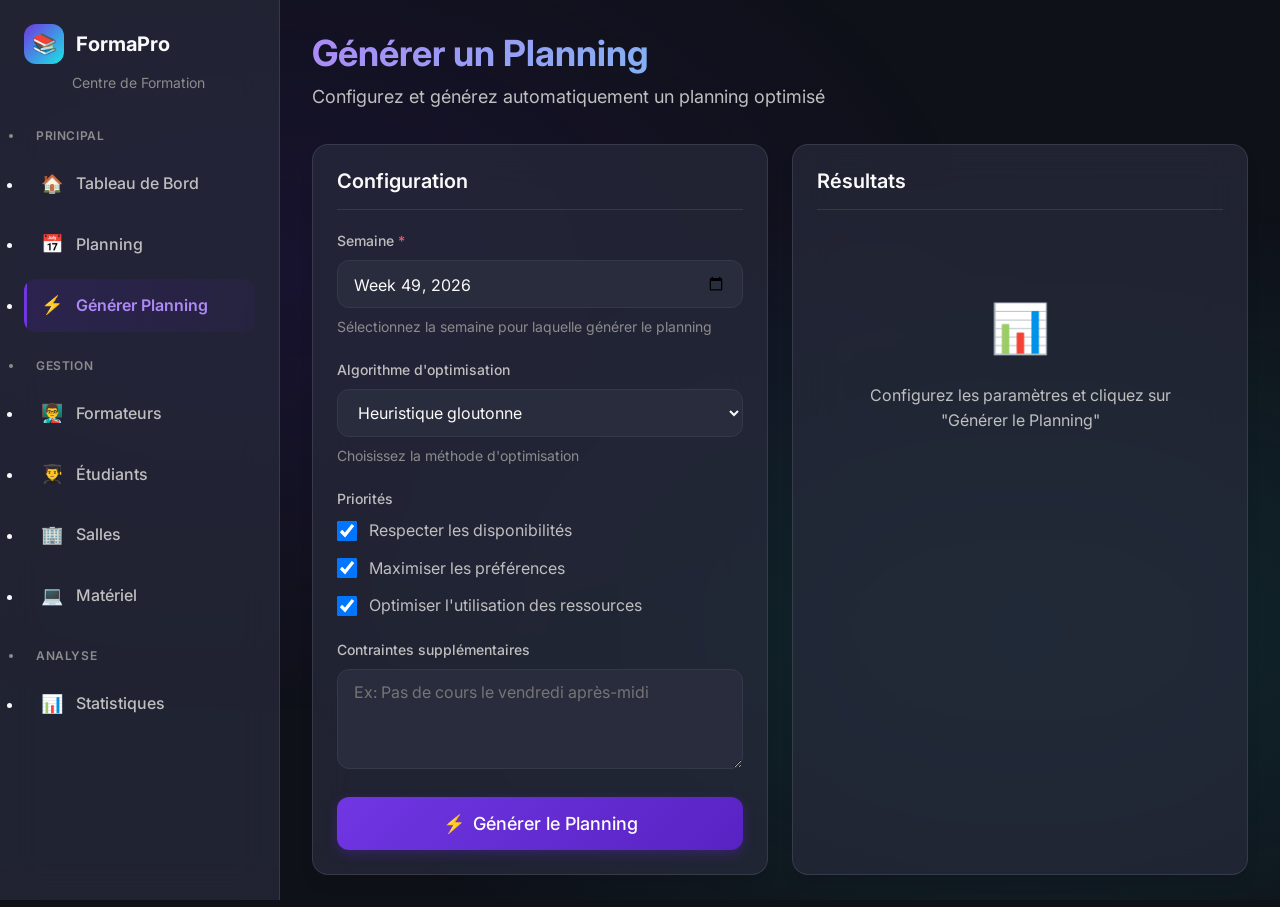
<file: generate.html>
<!DOCTYPE html>
<html lang="fr">

<head>
    <meta charset="UTF-8">
    <meta name="viewport" content="width=device-width, initial-scale=1.0">
    <title>Générer Planning - Centre de Formation</title>
    <link rel="preconnect" href="https://fonts.googleapis.com">
    <link rel="preconnect" href="https://fonts.gstatic.com" crossorigin>
    <link href="https://fonts.googleapis.com/css2?family=Inter:wght@300;400;500;600;700&display=swap" rel="stylesheet">
    <link rel="stylesheet" href="styles.css">
</head>

<body>
    <div class="app-container">
        <!-- Sidebar Navigation -->
        <aside class="sidebar">
            <div class="sidebar-header">
                <div class="sidebar-logo">
                    <div class="sidebar-logo-icon">📚</div>
                    <span>FormaPro</span>
                </div>
                <p class="sidebar-subtitle">Centre de Formation</p>
            </div>

            <nav class="nav-menu">
                <ul class="nav-section">
                    <li class="nav-section-title">Principal</li>
                    <li class="nav-item">
                        <a href="index.html" class="nav-link">
                            <span class="nav-icon">🏠</span>
                            <span>Tableau de Bord</span>
                        </a>
                    </li>
                    <li class="nav-item">
                        <a href="schedule.html" class="nav-link">
                            <span class="nav-icon">📅</span>
                            <span>Planning</span>
                        </a>
                    </li>
                    <li class="nav-item">
                        <a href="generate.html" class="nav-link active">
                            <span class="nav-icon">⚡</span>
                            <span>Générer Planning</span>
                        </a>
                    </li>
                </ul>

                <ul class="nav-section">
                    <li class="nav-section-title">Gestion</li>
                    <li class="nav-item">
                        <a href="trainers.html" class="nav-link">
                            <span class="nav-icon">👨‍🏫</span>
                            <span>Formateurs</span>
                        </a>
                    </li>
                    <li class="nav-item">
                        <a href="students.html" class="nav-link">
                            <span class="nav-icon">👨‍🎓</span>
                            <span>Étudiants</span>
                        </a>
                    </li>
                    <li class="nav-item">
                        <a href="rooms.html" class="nav-link">
                            <span class="nav-icon">🏢</span>
                            <span>Salles</span>
                        </a>
                    </li>
                    <li class="nav-item">
                        <a href="materials.html" class="nav-link">
                            <span class="nav-icon">💻</span>
                            <span>Matériel</span>
                        </a>
                    </li>
                </ul>

                <ul class="nav-section">
                    <li class="nav-section-title">Analyse</li>
                    <li class="nav-item">
                        <a href="statistics.html" class="nav-link">
                            <span class="nav-icon">📊</span>
                            <span>Statistiques</span>
                        </a>
                    </li>
                </ul>
            </nav>
        </aside>

        <!-- Main Content -->
        <main class="main-content">
            <div class="page-header">
                <h1 class="page-title">Générer un Planning</h1>
                <p class="page-description">Configurez et générez automatiquement un planning optimisé</p>
            </div>

            <!-- Generation Form -->
            <div class="grid grid-cols-2 gap-6">
                <!-- Configuration Panel -->
                <div class="card">
                    <div class="card-header">
                        <h3 class="card-title">Configuration</h3>
                    </div>
                    <div class="card-body">
                        <form id="generation-form">
                            <div class="form-group">
                                <label class="form-label required">Semaine</label>
                                <input type="week" class="form-input" id="week-input" required>
                                <div class="form-help">Sélectionnez la semaine pour laquelle générer le planning</div>
                            </div>

                            <div class="form-group">
                                <label class="form-label">Algorithme d'optimisation</label>
                                <select class="form-select" id="algorithm-select">
                                    <option value="backtracking">Backtracking</option>
                                    <option value="greedy" selected>Heuristique gloutonne</option>
                                    <option value="constraint">Programmation par contraintes</option>
                                    <option value="hybrid">Approche hybride</option>
                                </select>
                                <div class="form-help">Choisissez la méthode d'optimisation</div>
                            </div>

                            <div class="form-group">
                                <label class="form-label">Priorités</label>
                                <div class="form-check">
                                    <input type="checkbox" class="form-check-input" id="priority-availability" checked>
                                    <label class="form-check-label" for="priority-availability">
                                        Respecter les disponibilités
                                    </label>
                                </div>
                                <div class="form-check">
                                    <input type="checkbox" class="form-check-input" id="priority-preferences" checked>
                                    <label class="form-check-label" for="priority-preferences">
                                        Maximiser les préférences
                                    </label>
                                </div>
                                <div class="form-check">
                                    <input type="checkbox" class="form-check-input" id="priority-utilization" checked>
                                    <label class="form-check-label" for="priority-utilization">
                                        Optimiser l'utilisation des ressources
                                    </label>
                                </div>
                            </div>

                            <div class="form-group">
                                <label class="form-label">Contraintes supplémentaires</label>
                                <textarea class="form-textarea" id="additional-constraints"
                                    placeholder="Ex: Pas de cours le vendredi après-midi"></textarea>
                            </div>

                            <button type="button" class="btn btn-primary btn-lg" onclick="generateSchedule()"
                                style="width: 100%;">
                                <span>⚡</span>
                                <span>Générer le Planning</span>
                            </button>
                        </form>
                    </div>
                </div>

                <!-- Results Panel -->
                <div class="card">
                    <div class="card-header">
                        <h3 class="card-title">Résultats</h3>
                    </div>
                    <div class="card-body">
                        <div id="results-container">
                            <div style="text-align: center; padding: 60px 20px; color: var(--text-tertiary);">
                                <div style="font-size: 3rem; margin-bottom: 16px;">📊</div>
                                <p>Configurez les paramètres et cliquez sur "Générer le Planning"</p>
                            </div>
                        </div>
                    </div>
                </div>
            </div>

            <!-- Progress Section -->
            <div id="progress-section" style="display: none;" class="card mt-6">
                <div class="card-header">
                    <h3 class="card-title">Progression</h3>
                </div>
                <div class="card-body">
                    <div id="progress-log"
                        style="font-family: var(--font-mono); font-size: 0.875rem; max-height: 300px; overflow-y: auto;">
                        <!-- Progress messages will appear here -->
                    </div>
                </div>
            </div>

            <!-- Generated Schedule Preview -->
            <div id="schedule-preview" style="display: none;" class="card mt-6">
                <div class="card-header">
                    <h3 class="card-title">Aperçu du Planning Généré</h3>
                    <a href="schedule.html" class="btn btn-sm btn-primary">Voir le calendrier complet</a>
                </div>
                <div class="card-body">
                    <div class="table-container">
                        <table class="table" id="preview-table">
                            <thead>
                                <tr>
                                    <th>Jour</th>
                                    <th>Heure</th>
                                    <th>Cours</th>
                                    <th>Formateur</th>
                                    <th>Salle</th>
                                    <th>Groupe</th>
                                </tr>
                            </thead>
                            <tbody>
                                <!-- Preview data will appear here -->
                            </tbody>
                        </table>
                    </div>
                </div>
            </div>
        </main>
    </div>

    <script src="app.js"></script>
    <script>
        // Set default week to current week
        document.addEventListener('DOMContentLoaded', () => {
            const weekInput = document.getElementById('week-input');
            const today = new Date();
            const year = today.getFullYear();
            const week = getWeekNumber(today);
            weekInput.value = `${year}-W${week.toString().padStart(2, '0')}`;
        });

        // Get ISO week number
        function getWeekNumber(date) {
            const d = new Date(Date.UTC(date.getFullYear(), date.getMonth(), date.getDate()));
            const dayNum = d.getUTCDay() || 7;
            d.setUTCDate(d.getUTCDate() + 4 - dayNum);
            const yearStart = new Date(Date.UTC(d.getUTCFullYear(), 0, 1));
            return Math.ceil((((d - yearStart) / 86400000) + 1) / 7);
        }

        // Generate schedule
        async function generateSchedule() {
            const weekInput = document.getElementById('week-input').value;
            if (!weekInput) {
                showToast('Veuillez sélectionner une semaine', 'warning');
                return;
            }

            const params = {
                week: weekInput,
                algorithm: document.getElementById('algorithm-select').value,
                priorities: {
                    availability: document.getElementById('priority-availability').checked,
                    preferences: document.getElementById('priority-preferences').checked,
                    utilization: document.getElementById('priority-utilization').checked
                },
                additionalConstraints: document.getElementById('additional-constraints').value
            };

            // Show progress section
            const progressSection = document.getElementById('progress-section');
            const progressLog = document.getElementById('progress-log');
            progressSection.style.display = 'block';
            progressLog.innerHTML = '';

            // Add progress messages
            addProgressMessage('🚀 Démarrage de la génération du planning...');
            addProgressMessage('📊 Chargement des données (formateurs, étudiants, salles)...');

            try {
                showLoading();

                // Simulate progress
                await new Promise(resolve => setTimeout(resolve, 1000));
                addProgressMessage('✅ Données chargées avec succès');
                addProgressMessage('🔍 Analyse des contraintes...');

                await new Promise(resolve => setTimeout(resolve, 800));
                addProgressMessage('⚙️ Application de l\'algorithme ' + params.algorithm + '...');

                // Call API
                const result = await API.schedule.generate(params);

                await new Promise(resolve => setTimeout(resolve, 1000));
                addProgressMessage('✅ Planning généré avec succès!');
                addProgressMessage(`📅 ${result.coursCount || 0} cours planifiés`);
                addProgressMessage(`⚠️ ${result.conflictsCount || 0} conflits détectés`);

                // Show results
                displayResults(result);

                // Show preview
                if (result.schedule && result.schedule.length > 0) {
                    displaySchedulePreview(result.schedule);
                }

                hideLoading();
                showToast('Planning généré avec succès!', 'success');

            } catch (error) {
                console.error('Error generating schedule:', error);
                addProgressMessage('❌ Erreur lors de la génération: ' + error.message);
                hideLoading();
                showToast('Erreur lors de la génération du planning', 'danger');
            }
        }

        // Add progress message
        function addProgressMessage(message) {
            const progressLog = document.getElementById('progress-log');
            const timestamp = new Date().toLocaleTimeString('fr-FR');
            const line = document.createElement('div');
            line.style.marginBottom = '8px';
            line.style.color = 'var(--text-secondary)';
            line.innerHTML = `<span style="color: var(--text-tertiary);">[${timestamp}]</span> ${message}`;
            progressLog.appendChild(line);
            progressLog.scrollTop = progressLog.scrollHeight;
        }

        // Display results
        function displayResults(result) {
            const container = document.getElementById('results-container');

            const successRate = result.conflictsCount === 0 ? 100 :
                Math.round((1 - result.conflictsCount / result.coursCount) * 100);

            container.innerHTML = `
        <div class="grid grid-cols-2 gap-4">
          <div style="text-align: center; padding: 20px; background: var(--bg-elevated); border-radius: var(--radius-lg);">
            <div style="font-size: 2.5rem; font-weight: bold; color: var(--primary-400);">${result.coursCount || 0}</div>
            <div style="color: var(--text-secondary); margin-top: 8px;">Cours planifiés</div>
          </div>
          
          <div style="text-align: center; padding: 20px; background: var(--bg-elevated); border-radius: var(--radius-lg);">
            <div style="font-size: 2.5rem; font-weight: bold; color: ${result.conflictsCount === 0 ? 'var(--success-400)' : 'var(--danger-400)'};">${result.conflictsCount || 0}</div>
            <div style="color: var(--text-secondary); margin-top: 8px;">Conflits détectés</div>
          </div>
          
          <div style="text-align: center; padding: 20px; background: var(--bg-elevated); border-radius: var(--radius-lg);">
            <div style="font-size: 2.5rem; font-weight: bold; color: var(--accent-400);">${result.roomUtilization || 0}%</div>
            <div style="color: var(--text-secondary); margin-top: 8px;">Utilisation salles</div>
          </div>
          
          <div style="text-align: center; padding: 20px; background: var(--bg-elevated); border-radius: var(--radius-lg);">
            <div style="font-size: 2.5rem; font-weight: bold; color: var(--success-400);">${successRate}%</div>
            <div style="color: var(--text-secondary); margin-top: 8px;">Taux de réussite</div>
          </div>
        </div>

        ${result.conflictsCount > 0 ? `
          <div class="alert alert-warning" style="margin-top: 20px;">
            <div class="alert-icon">⚠️</div>
            <div class="alert-content">
              <div class="alert-title">Attention</div>
              <div>Des conflits ont été détectés. Veuillez consulter le planning pour les résoudre.</div>
            </div>
          </div>
        ` : `
          <div class="alert alert-success" style="margin-top: 20px;">
            <div class="alert-icon">✅</div>
            <div class="alert-content">
              <div class="alert-title">Succès</div>
              <div>Le planning a été généré sans conflits!</div>
            </div>
          </div>
        `}

        <div style="margin-top: 20px; display: flex; gap: 12px;">
          <a href="schedule.html" class="btn btn-primary" style="flex: 1;">
            📅 Voir le Planning
          </a>
          <a href="statistics.html" class="btn btn-secondary" style="flex: 1;">
            📊 Voir les Statistiques
          </a>
        </div>
      `;
        }

        // Display schedule preview
        function displaySchedulePreview(schedule) {
            const previewSection = document.getElementById('schedule-preview');
            const tbody = document.querySelector('#preview-table tbody');

            previewSection.style.display = 'block';

            const days = ['Lundi', 'Mardi', 'Mercredi', 'Jeudi', 'Vendredi'];

            tbody.innerHTML = schedule.slice(0, 10).map(item => `
        <tr>
          <td>${days[new Date(item.date).getDay() - 1] || 'N/A'}</td>
          <td>${formatTime(item.heure)}</td>
          <td><strong>${item.coursNom || '-'}</strong></td>
          <td>${item.formateurNom || '-'}</td>
          <td>${item.salleNom || '-'}</td>
          <td>${item.groupeNom || '-'}</td>
        </tr>
      `).join('');

            if (schedule.length > 10) {
                tbody.innerHTML += `
          <tr>
            <td colspan="6" style="text-align: center; color: var(--text-tertiary); padding: 20px;">
              ... et ${schedule.length - 10} autres cours. <a href="schedule.html">Voir tout</a>
            </td>
          </tr>
        `;
            }
        }
    </script>
</body>

</html>
</file>
<file: styles.css>
/* ============================================
   TRAINING CENTER MANAGEMENT - DESIGN SYSTEM
   ============================================ */

/* ============================================
   CSS VARIABLES & DESIGN TOKENS
   ============================================ */
:root {
  /* Color Palette - Vibrant & Modern */
  --primary-hue: 260;
  --primary-50: hsl(var(--primary-hue), 100%, 97%);
  --primary-100: hsl(var(--primary-hue), 95%, 92%);
  --primary-200: hsl(var(--primary-hue), 90%, 85%);
  --primary-300: hsl(var(--primary-hue), 85%, 75%);
  --primary-400: hsl(var(--primary-hue), 80%, 65%);
  --primary-500: hsl(var(--primary-hue), 75%, 55%);
  --primary-600: hsl(var(--primary-hue), 70%, 45%);
  --primary-700: hsl(var(--primary-hue), 65%, 35%);
  --primary-800: hsl(var(--primary-hue), 60%, 25%);
  --primary-900: hsl(var(--primary-hue), 55%, 15%);

  --accent-hue: 180;
  --accent-400: hsl(var(--accent-hue), 85%, 60%);
  --accent-500: hsl(var(--accent-hue), 80%, 50%);
  --accent-600: hsl(var(--accent-hue), 75%, 40%);

  --success-hue: 145;
  --success-400: hsl(var(--success-hue), 70%, 55%);
  --success-500: hsl(var(--success-hue), 65%, 45%);
  --success-600: hsl(var(--success-hue), 60%, 35%);

  --warning-hue: 40;
  --warning-400: hsl(var(--warning-hue), 95%, 60%);
  --warning-500: hsl(var(--warning-hue), 90%, 50%);
  --warning-600: hsl(var(--warning-hue), 85%, 40%);

  --danger-hue: 355;
  --danger-400: hsl(var(--danger-hue), 85%, 65%);
  --danger-500: hsl(var(--danger-hue), 80%, 55%);
  --danger-600: hsl(var(--danger-hue), 75%, 45%);

  /* Dark Mode Colors */
  --bg-primary: hsl(230, 25%, 8%);
  --bg-secondary: hsl(230, 20%, 12%);
  --bg-tertiary: hsl(230, 18%, 16%);
  --bg-elevated: hsl(230, 20%, 20%);
  
  --text-primary: hsl(0, 0%, 98%);
  --text-secondary: hsl(0, 0%, 75%);
  --text-tertiary: hsl(0, 0%, 55%);
  
  --border-color: hsl(230, 15%, 25%);
  --border-hover: hsl(230, 20%, 35%);

  /* Glassmorphism */
  --glass-bg: hsla(230, 20%, 20%, 0.7);
  --glass-border: hsla(0, 0%, 100%, 0.1);
  --glass-shadow: 0 8px 32px 0 rgba(0, 0, 0, 0.37);

  /* Spacing Scale */
  --space-1: 0.25rem;
  --space-2: 0.5rem;
  --space-3: 0.75rem;
  --space-4: 1rem;
  --space-5: 1.25rem;
  --space-6: 1.5rem;
  --space-8: 2rem;
  --space-10: 2.5rem;
  --space-12: 3rem;
  --space-16: 4rem;
  --space-20: 5rem;

  /* Typography */
  --font-sans: 'Inter', -apple-system, BlinkMacSystemFont, 'Segoe UI', Roboto, sans-serif;
  --font-mono: 'JetBrains Mono', 'Fira Code', 'Courier New', monospace;

  --text-xs: 0.75rem;
  --text-sm: 0.875rem;
  --text-base: 1rem;
  --text-lg: 1.125rem;
  --text-xl: 1.25rem;
  --text-2xl: 1.5rem;
  --text-3xl: 1.875rem;
  --text-4xl: 2.25rem;
  --text-5xl: 3rem;

  --font-light: 300;
  --font-normal: 400;
  --font-medium: 500;
  --font-semibold: 600;
  --font-bold: 700;

  /* Border Radius */
  --radius-sm: 0.375rem;
  --radius-md: 0.5rem;
  --radius-lg: 0.75rem;
  --radius-xl: 1rem;
  --radius-2xl: 1.5rem;
  --radius-full: 9999px;

  /* Shadows */
  --shadow-sm: 0 1px 2px 0 rgba(0, 0, 0, 0.05);
  --shadow-md: 0 4px 6px -1px rgba(0, 0, 0, 0.1);
  --shadow-lg: 0 10px 15px -3px rgba(0, 0, 0, 0.1);
  --shadow-xl: 0 20px 25px -5px rgba(0, 0, 0, 0.1);
  --shadow-2xl: 0 25px 50px -12px rgba(0, 0, 0, 0.25);

  /* Transitions */
  --transition-fast: 150ms cubic-bezier(0.4, 0, 0.2, 1);
  --transition-base: 250ms cubic-bezier(0.4, 0, 0.2, 1);
  --transition-slow: 350ms cubic-bezier(0.4, 0, 0.2, 1);

  /* Z-Index Scale */
  --z-dropdown: 1000;
  --z-sticky: 1020;
  --z-fixed: 1030;
  --z-modal-backdrop: 1040;
  --z-modal: 1050;
  --z-popover: 1060;
  --z-tooltip: 1070;
}

/* ============================================
   RESET & BASE STYLES
   ============================================ */
*, *::before, *::after {
  box-sizing: border-box;
  margin: 0;
  padding: 0;
}

html {
  font-size: 16px;
  -webkit-font-smoothing: antialiased;
  -moz-osx-font-smoothing: grayscale;
}

body {
  font-family: var(--font-sans);
  font-size: var(--text-base);
  font-weight: var(--font-normal);
  line-height: 1.6;
  color: var(--text-primary);
  background: var(--bg-primary);
  overflow-x: hidden;
}

/* Animated gradient background */
body::before {
  content: '';
  position: fixed;
  top: 0;
  left: 0;
  width: 100%;
  height: 100%;
  background: 
    radial-gradient(ellipse at 20% 30%, hsla(var(--primary-hue), 70%, 40%, 0.15) 0%, transparent 50%),
    radial-gradient(ellipse at 80% 70%, hsla(var(--accent-hue), 70%, 40%, 0.15) 0%, transparent 50%);
  z-index: -1;
  pointer-events: none;
}

/* ============================================
   TYPOGRAPHY
   ============================================ */
h1, h2, h3, h4, h5, h6 {
  font-weight: var(--font-bold);
  line-height: 1.2;
  color: var(--text-primary);
  margin-bottom: var(--space-4);
}

h1 { font-size: var(--text-4xl); }
h2 { font-size: var(--text-3xl); }
h3 { font-size: var(--text-2xl); }
h4 { font-size: var(--text-xl); }
h5 { font-size: var(--text-lg); }
h6 { font-size: var(--text-base); }

p {
  margin-bottom: var(--space-4);
  color: var(--text-secondary);
}

a {
  color: var(--primary-400);
  text-decoration: none;
  transition: color var(--transition-fast);
}

a:hover {
  color: var(--primary-300);
}

/* ============================================
   LAYOUT COMPONENTS
   ============================================ */

/* Main Container */
.app-container {
  display: flex;
  min-height: 100vh;
}

/* Sidebar Navigation */
.sidebar {
  width: 280px;
  background: var(--glass-bg);
  backdrop-filter: blur(20px);
  border-right: 1px solid var(--glass-border);
  padding: var(--space-6);
  position: fixed;
  height: 100vh;
  overflow-y: auto;
  z-index: var(--z-fixed);
  transition: transform var(--transition-base);
}

.sidebar-header {
  margin-bottom: var(--space-8);
}

.sidebar-logo {
  display: flex;
  align-items: center;
  gap: var(--space-3);
  font-size: var(--text-xl);
  font-weight: var(--font-bold);
  color: var(--text-primary);
  margin-bottom: var(--space-2);
}

.sidebar-logo-icon {
  width: 40px;
  height: 40px;
  background: linear-gradient(135deg, var(--primary-500), var(--accent-500));
  border-radius: var(--radius-lg);
  display: flex;
  align-items: center;
  justify-content: center;
  font-size: var(--text-xl);
}

.sidebar-subtitle {
  font-size: var(--text-sm);
  color: var(--text-tertiary);
  padding-left: var(--space-12);
}

/* Navigation Menu */
.nav-menu {
  list-style: none;
}

.nav-section {
  margin-bottom: var(--space-6);
}

.nav-section-title {
  font-size: var(--text-xs);
  font-weight: var(--font-semibold);
  color: var(--text-tertiary);
  text-transform: uppercase;
  letter-spacing: 0.05em;
  margin-bottom: var(--space-3);
  padding: 0 var(--space-3);
}

.nav-item {
  margin-bottom: var(--space-2);
}

.nav-link {
  display: flex;
  align-items: center;
  gap: var(--space-3);
  padding: var(--space-3) var(--space-4);
  border-radius: var(--radius-lg);
  color: var(--text-secondary);
  font-weight: var(--font-medium);
  transition: all var(--transition-fast);
  position: relative;
  overflow: hidden;
}

.nav-link::before {
  content: '';
  position: absolute;
  left: 0;
  top: 0;
  width: 3px;
  height: 100%;
  background: var(--primary-500);
  transform: scaleY(0);
  transition: transform var(--transition-fast);
}

.nav-link:hover {
  background: var(--bg-elevated);
  color: var(--text-primary);
  transform: translateX(4px);
}

.nav-link.active {
  background: linear-gradient(90deg, 
    hsla(var(--primary-hue), 70%, 50%, 0.15) 0%, 
    hsla(var(--primary-hue), 70%, 50%, 0.05) 100%);
  color: var(--primary-300);
  font-weight: var(--font-semibold);
}

.nav-link.active::before {
  transform: scaleY(1);
}

.nav-icon {
  font-size: var(--text-lg);
  width: 24px;
  text-align: center;
}

/* Main Content Area */
.main-content {
  flex: 1;
  margin-left: 280px;
  padding: var(--space-8);
  min-height: 100vh;
}

/* Page Header */
.page-header {
  margin-bottom: var(--space-8);
}

.page-title {
  font-size: var(--text-4xl);
  font-weight: var(--font-bold);
  background: linear-gradient(135deg, var(--primary-300), var(--accent-400));
  -webkit-background-clip: text;
  -webkit-text-fill-color: transparent;
  background-clip: text;
  margin-bottom: var(--space-2);
}

.page-description {
  font-size: var(--text-lg);
  color: var(--text-secondary);
}

/* ============================================
   CARD COMPONENTS
   ============================================ */
.card {
  background: var(--glass-bg);
  backdrop-filter: blur(20px);
  border: 1px solid var(--glass-border);
  border-radius: var(--radius-xl);
  padding: var(--space-6);
  box-shadow: var(--shadow-lg);
  transition: all var(--transition-base);
}

.card:hover {
  transform: translateY(-2px);
  box-shadow: var(--shadow-xl);
  border-color: var(--border-hover);
}

.card-header {
  display: flex;
  align-items: center;
  justify-content: space-between;
  margin-bottom: var(--space-5);
  padding-bottom: var(--space-4);
  border-bottom: 1px solid var(--border-color);
}

.card-title {
  font-size: var(--text-xl);
  font-weight: var(--font-semibold);
  color: var(--text-primary);
  margin: 0;
}

.card-body {
  color: var(--text-secondary);
}

/* Stat Cards */
.stat-card {
  background: var(--glass-bg);
  backdrop-filter: blur(20px);
  border: 1px solid var(--glass-border);
  border-radius: var(--radius-xl);
  padding: var(--space-6);
  position: relative;
  overflow: hidden;
}

.stat-card::before {
  content: '';
  position: absolute;
  top: 0;
  left: 0;
  width: 100%;
  height: 4px;
  background: linear-gradient(90deg, var(--primary-500), var(--accent-500));
}

.stat-label {
  font-size: var(--text-sm);
  color: var(--text-tertiary);
  text-transform: uppercase;
  letter-spacing: 0.05em;
  margin-bottom: var(--space-2);
}

.stat-value {
  font-size: var(--text-4xl);
  font-weight: var(--font-bold);
  color: var(--text-primary);
  margin-bottom: var(--space-2);
}

.stat-change {
  font-size: var(--text-sm);
  font-weight: var(--font-medium);
  display: flex;
  align-items: center;
  gap: var(--space-2);
}

.stat-change.positive {
  color: var(--success-400);
}

.stat-change.negative {
  color: var(--danger-400);
}

/* ============================================
   FORM COMPONENTS
   ============================================ */
.form-group {
  margin-bottom: var(--space-5);
}

.form-label {
  display: block;
  font-size: var(--text-sm);
  font-weight: var(--font-medium);
  color: var(--text-secondary);
  margin-bottom: var(--space-2);
}

.form-label.required::after {
  content: '*';
  color: var(--danger-400);
  margin-left: var(--space-1);
}

.form-input,
.form-select,
.form-textarea {
  width: 100%;
  padding: var(--space-3) var(--space-4);
  background: var(--bg-elevated);
  border: 1px solid var(--border-color);
  border-radius: var(--radius-lg);
  color: var(--text-primary);
  font-family: var(--font-sans);
  font-size: var(--text-base);
  transition: all var(--transition-fast);
}

.form-input:focus,
.form-select:focus,
.form-textarea:focus {
  outline: none;
  border-color: var(--primary-500);
  box-shadow: 0 0 0 3px hsla(var(--primary-hue), 70%, 50%, 0.1);
}

.form-input::placeholder {
  color: var(--text-tertiary);
}

.form-textarea {
  resize: vertical;
  min-height: 100px;
}

.form-error {
  font-size: var(--text-sm);
  color: var(--danger-400);
  margin-top: var(--space-2);
}

.form-help {
  font-size: var(--text-sm);
  color: var(--text-tertiary);
  margin-top: var(--space-2);
}

/* Checkbox & Radio */
.form-check {
  display: flex;
  align-items: center;
  gap: var(--space-3);
  margin-bottom: var(--space-3);
}

.form-check-input {
  width: 20px;
  height: 20px;
  cursor: pointer;
}

.form-check-label {
  font-size: var(--text-base);
  color: var(--text-secondary);
  cursor: pointer;
}

/* ============================================
   BUTTON COMPONENTS
   ============================================ */
.btn {
  display: inline-flex;
  align-items: center;
  justify-content: center;
  gap: var(--space-2);
  padding: var(--space-3) var(--space-6);
  font-family: var(--font-sans);
  font-size: var(--text-base);
  font-weight: var(--font-medium);
  border: none;
  border-radius: var(--radius-lg);
  cursor: pointer;
  transition: all var(--transition-fast);
  text-decoration: none;
  position: relative;
  overflow: hidden;
}

.btn::before {
  content: '';
  position: absolute;
  top: 50%;
  left: 50%;
  width: 0;
  height: 0;
  border-radius: 50%;
  background: rgba(255, 255, 255, 0.1);
  transform: translate(-50%, -50%);
  transition: width 0.6s, height 0.6s;
}

.btn:hover::before {
  width: 300px;
  height: 300px;
}

.btn:active {
  transform: scale(0.98);
}

.btn-primary {
  background: linear-gradient(135deg, var(--primary-500), var(--primary-600));
  color: white;
  box-shadow: 0 4px 12px hsla(var(--primary-hue), 70%, 50%, 0.3);
}

.btn-primary:hover {
  box-shadow: 0 6px 20px hsla(var(--primary-hue), 70%, 50%, 0.4);
  transform: translateY(-2px);
}

.btn-secondary {
  background: var(--bg-elevated);
  color: var(--text-primary);
  border: 1px solid var(--border-color);
}

.btn-secondary:hover {
  background: var(--bg-tertiary);
  border-color: var(--border-hover);
}

.btn-success {
  background: linear-gradient(135deg, var(--success-500), var(--success-600));
  color: white;
  box-shadow: 0 4px 12px hsla(var(--success-hue), 70%, 50%, 0.3);
}

.btn-danger {
  background: linear-gradient(135deg, var(--danger-500), var(--danger-600));
  color: white;
  box-shadow: 0 4px 12px hsla(var(--danger-hue), 70%, 50%, 0.3);
}

.btn-sm {
  padding: var(--space-2) var(--space-4);
  font-size: var(--text-sm);
}

.btn-lg {
  padding: var(--space-4) var(--space-8);
  font-size: var(--text-lg);
}

.btn-icon {
  padding: var(--space-3);
  width: 40px;
  height: 40px;
}

/* ============================================
   TABLE COMPONENTS
   ============================================ */
.table-container {
  background: var(--glass-bg);
  backdrop-filter: blur(20px);
  border: 1px solid var(--glass-border);
  border-radius: var(--radius-xl);
  overflow: hidden;
}

.table {
  width: 100%;
  border-collapse: collapse;
}

.table thead {
  background: var(--bg-elevated);
}

.table th {
  padding: var(--space-4) var(--space-5);
  text-align: left;
  font-size: var(--text-sm);
  font-weight: var(--font-semibold);
  color: var(--text-secondary);
  text-transform: uppercase;
  letter-spacing: 0.05em;
  border-bottom: 1px solid var(--border-color);
}

.table td {
  padding: var(--space-4) var(--space-5);
  color: var(--text-secondary);
  border-bottom: 1px solid var(--border-color);
}

.table tbody tr {
  transition: background var(--transition-fast);
}

.table tbody tr:hover {
  background: var(--bg-elevated);
}

.table tbody tr:last-child td {
  border-bottom: none;
}

/* ============================================
   MODAL COMPONENTS
   ============================================ */
.modal-overlay {
  position: fixed;
  top: 0;
  left: 0;
  width: 100%;
  height: 100%;
  background: rgba(0, 0, 0, 0.7);
  backdrop-filter: blur(4px);
  display: flex;
  align-items: center;
  justify-content: center;
  z-index: var(--z-modal-backdrop);
  opacity: 0;
  visibility: hidden;
  transition: all var(--transition-base);
}

.modal-overlay.active {
  opacity: 1;
  visibility: visible;
}

.modal {
  background: var(--bg-secondary);
  border: 1px solid var(--border-color);
  border-radius: var(--radius-2xl);
  max-width: 600px;
  width: 90%;
  max-height: 90vh;
  overflow-y: auto;
  box-shadow: var(--shadow-2xl);
  transform: scale(0.9);
  transition: transform var(--transition-base);
}

.modal-overlay.active .modal {
  transform: scale(1);
}

.modal-header {
  padding: var(--space-6);
  border-bottom: 1px solid var(--border-color);
  display: flex;
  align-items: center;
  justify-content: space-between;
}

.modal-title {
  font-size: var(--text-2xl);
  font-weight: var(--font-bold);
  color: var(--text-primary);
  margin: 0;
}

.modal-close {
  background: none;
  border: none;
  color: var(--text-tertiary);
  font-size: var(--text-2xl);
  cursor: pointer;
  padding: var(--space-2);
  line-height: 1;
  transition: color var(--transition-fast);
}

.modal-close:hover {
  color: var(--text-primary);
}

.modal-body {
  padding: var(--space-6);
}

.modal-footer {
  padding: var(--space-6);
  border-top: 1px solid var(--border-color);
  display: flex;
  gap: var(--space-3);
  justify-content: flex-end;
}

/* ============================================
   BADGE & TAG COMPONENTS
   ============================================ */
.badge {
  display: inline-flex;
  align-items: center;
  padding: var(--space-1) var(--space-3);
  font-size: var(--text-xs);
  font-weight: var(--font-semibold);
  border-radius: var(--radius-full);
  text-transform: uppercase;
  letter-spacing: 0.05em;
}

.badge-primary {
  background: hsla(var(--primary-hue), 70%, 50%, 0.15);
  color: var(--primary-300);
}

.badge-success {
  background: hsla(var(--success-hue), 70%, 50%, 0.15);
  color: var(--success-400);
}

.badge-warning {
  background: hsla(var(--warning-hue), 70%, 50%, 0.15);
  color: var(--warning-400);
}

.badge-danger {
  background: hsla(var(--danger-hue), 70%, 50%, 0.15);
  color: var(--danger-400);
}

/* ============================================
   ALERT COMPONENTS
   ============================================ */
.alert {
  padding: var(--space-4) var(--space-5);
  border-radius: var(--radius-lg);
  border-left: 4px solid;
  margin-bottom: var(--space-4);
  display: flex;
  align-items: flex-start;
  gap: var(--space-3);
}

.alert-icon {
  font-size: var(--text-xl);
  flex-shrink: 0;
}

.alert-content {
  flex: 1;
}

.alert-title {
  font-weight: var(--font-semibold);
  margin-bottom: var(--space-1);
}

.alert-success {
  background: hsla(var(--success-hue), 70%, 50%, 0.1);
  border-color: var(--success-500);
  color: var(--success-400);
}

.alert-warning {
  background: hsla(var(--warning-hue), 70%, 50%, 0.1);
  border-color: var(--warning-500);
  color: var(--warning-400);
}

.alert-danger {
  background: hsla(var(--danger-hue), 70%, 50%, 0.1);
  border-color: var(--danger-500);
  color: var(--danger-400);
}

.alert-info {
  background: hsla(var(--accent-hue), 70%, 50%, 0.1);
  border-color: var(--accent-500);
  color: var(--accent-400);
}

/* ============================================
   LOADING & SPINNER
   ============================================ */
.spinner {
  width: 40px;
  height: 40px;
  border: 4px solid var(--border-color);
  border-top-color: var(--primary-500);
  border-radius: 50%;
  animation: spin 0.8s linear infinite;
}

@keyframes spin {
  to { transform: rotate(360deg); }
}

.loading-overlay {
  position: fixed;
  top: 0;
  left: 0;
  width: 100%;
  height: 100%;
  background: rgba(0, 0, 0, 0.5);
  backdrop-filter: blur(4px);
  display: flex;
  align-items: center;
  justify-content: center;
  z-index: var(--z-modal);
}

/* ============================================
   GRID UTILITIES
   ============================================ */
.grid {
  display: grid;
  gap: var(--space-6);
}

.grid-cols-1 { grid-template-columns: repeat(1, 1fr); }
.grid-cols-2 { grid-template-columns: repeat(2, 1fr); }
.grid-cols-3 { grid-template-columns: repeat(3, 1fr); }
.grid-cols-4 { grid-template-columns: repeat(4, 1fr); }

/* ============================================
   FLEX UTILITIES
   ============================================ */
.flex {
  display: flex;
}

.flex-col {
  flex-direction: column;
}

.items-center {
  align-items: center;
}

.justify-between {
  justify-content: space-between;
}

.justify-center {
  justify-content: center;
}

.gap-2 { gap: var(--space-2); }
.gap-3 { gap: var(--space-3); }
.gap-4 { gap: var(--space-4); }
.gap-6 { gap: var(--space-6); }

/* ============================================
   SPACING UTILITIES
   ============================================ */
.mb-4 { margin-bottom: var(--space-4); }
.mb-6 { margin-bottom: var(--space-6); }
.mb-8 { margin-bottom: var(--space-8); }

.mt-4 { margin-top: var(--space-4); }
.mt-6 { margin-top: var(--space-6); }
.mt-8 { margin-top: var(--space-8); }

/* ============================================
   RESPONSIVE DESIGN
   ============================================ */
@media (max-width: 1024px) {
  .sidebar {
    transform: translateX(-100%);
  }

  .sidebar.active {
    transform: translateX(0);
  }

  .main-content {
    margin-left: 0;
  }

  .grid-cols-4 {
    grid-template-columns: repeat(2, 1fr);
  }
}

@media (max-width: 768px) {
  .grid-cols-2,
  .grid-cols-3 {
    grid-template-columns: 1fr;
  }

  .page-title {
    font-size: var(--text-3xl);
  }

  .main-content {
    padding: var(--space-4);
  }
}

/* ============================================
   ANIMATIONS
   ============================================ */
@keyframes fadeIn {
  from {
    opacity: 0;
    transform: translateY(10px);
  }
  to {
    opacity: 1;
    transform: translateY(0);
  }
}

.fade-in {
  animation: fadeIn var(--transition-base) ease-out;
}

/* ============================================
   SCROLLBAR STYLING
   ============================================ */
::-webkit-scrollbar {
  width: 8px;
  height: 8px;
}

::-webkit-scrollbar-track {
  background: var(--bg-secondary);
}

::-webkit-scrollbar-thumb {
  background: var(--border-color);
  border-radius: var(--radius-full);
}

::-webkit-scrollbar-thumb:hover {
  background: var(--border-hover);
}
</file>
